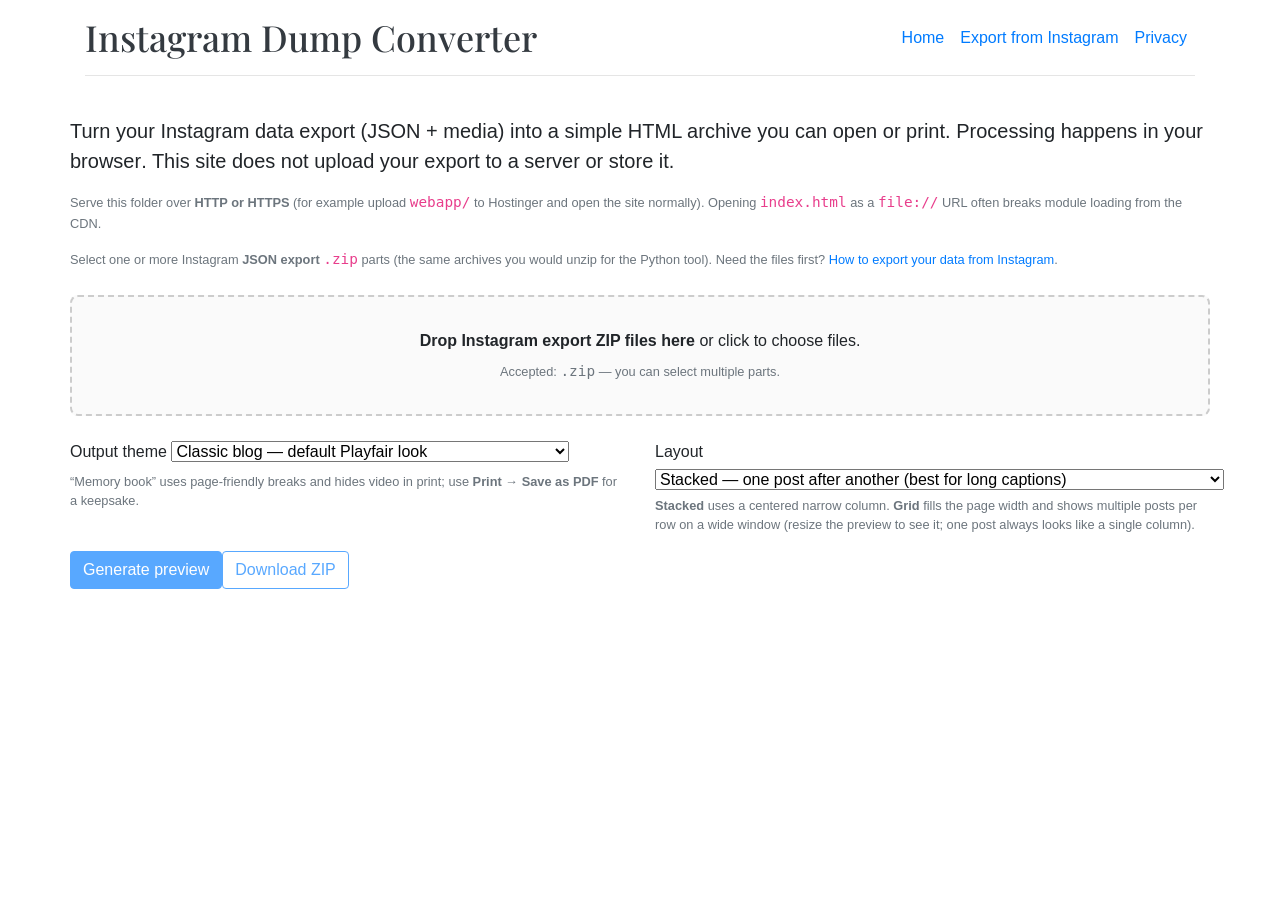
<file: webapp/index.html>
<!doctype html>
<html lang="en">
<head>
  <meta charset="utf-8">
  <meta name="viewport" content="width=device-width, initial-scale=1">
  <meta name="description" content="Convert your Instagram data export to HTML in your browser. No upload to our server.">
  <title>Instagram Dump Converter (browser)</title>
  <link rel="stylesheet" href="assets/css/bootstrap.css">
  <link rel="stylesheet" href="assets/blog.css">
  <link href="https://fonts.googleapis.com/css?family=Playfair+Display:700,900" rel="stylesheet">
  <style>
    .site-nav { border-bottom: 1px solid #e5e5e5; }
    .app-hero { padding: 2rem 0; }
    .drop-zone {
      border: 2px dashed #ccc;
      border-radius: 8px;
      padding: 2rem;
      text-align: center;
      background: #fafafa;
      cursor: pointer;
    }
    .drop-zone.drag { border-color: #0d6efd; background: #f0f7ff; }
    .mono { font-family: ui-monospace, monospace; font-size: 0.9rem; }
  </style>
</head>
<body>
  <div class="container pt-3">
    <header class="site-nav pb-3 mb-2">
      <nav class="d-flex flex-wrap align-items-center justify-content-between gap-2">
        <h1 class="h3 mb-0">
          <a href="index.html" class="text-decoration-none blog-header-logo text-dark">Instagram Dump Converter</a>
        </h1>
        <ul class="nav flex-wrap">
          <li class="nav-item"><a class="nav-link py-1 px-2 fw-semibold" href="index.html" aria-current="page">Home</a></li>
          <li class="nav-item"><a class="nav-link py-1 px-2" href="export-from-instagram.html">Export from Instagram</a></li>
          <li class="nav-item"><a class="nav-link py-1 px-2" href="privacy.html">Privacy</a></li>
        </ul>
      </nav>
    </header>
  </div>
  <div class="container app-hero">
    <p class="lead">
      Turn your <strong>Instagram data export</strong> (JSON + media) into a simple HTML archive you can open or print.
      Processing happens <strong>in your browser</strong>. This site does not upload your export to a server or store it.
    </p>
    <p class="text-muted small">
      Serve this folder over <strong>HTTP or HTTPS</strong> (for example upload <code class="mono">webapp/</code> to Hostinger and open the site normally). Opening <code class="mono">index.html</code> as a <code class="mono">file://</code> URL often breaks module loading from the CDN.
    </p>
    <p class="text-muted small">
      Select one or more Instagram <strong>JSON export</strong> <code class="mono">.zip</code> parts (the same archives you would unzip for the Python tool).
      Need the files first? <a href="export-from-instagram.html">How to export your data from Instagram</a>.
    </p>

    <div id="dropZone" class="drop-zone my-4" tabindex="0" role="button" aria-label="Drop ZIP files here">
      <p class="mb-2"><strong>Drop Instagram export ZIP files here</strong> or click to choose files.</p>
      <p class="mb-0 text-muted small">Accepted: <span class="mono">.zip</span> — you can select multiple parts.</p>
      <input type="file" id="fileInput" multiple accept=".zip,application/zip" class="d-none">
    </div>

    <div id="fileList" class="mb-3 small mono text-muted"></div>

    <div class="row g-3 mb-3">
      <div class="col-md-6">
        <label for="themeSelect" class="form-label mb-1">Output theme</label>
        <select id="themeSelect" class="form-select" aria-describedby="themeHelp">
          <option value="classic" selected>Classic blog — default Playfair look</option>
          <option value="minimal">Minimal — clean sans, editorial</option>
          <option value="memory-book">Memory book — warm paper, print- and PDF-friendly</option>
        </select>
        <p id="themeHelp" class="form-text small text-muted mb-0">
          “Memory book” uses page-friendly breaks and hides video in print; use <strong>Print → Save as PDF</strong> for a keepsake.
        </p>
      </div>
      <div class="col-md-6">
        <label for="layoutSelect" class="form-label mb-1">Layout</label>
        <select id="layoutSelect" class="form-select" aria-describedby="layoutHelp">
          <option value="stacked" selected>Stacked — one post after another (best for long captions)</option>
          <option value="grid">Grid — multi-column on wide screens; collapses to one column when printing</option>
        </select>
        <p id="layoutHelp" class="form-text small text-muted mb-0">
          <strong>Stacked</strong> uses a centered narrow column. <strong>Grid</strong> fills the page width and shows multiple posts per row on a wide window (resize the preview to see it; one post always looks like a single column).
        </p>
      </div>
    </div>

    <div class="d-flex flex-wrap gap-2 mb-3">
      <button type="button" id="btnGenerate" class="btn btn-primary" disabled>Generate preview</button>
      <button type="button" id="btnDownload" class="btn btn-outline-primary" disabled>Download ZIP</button>
    </div>

    <div id="status" class="alert alert-info d-none" role="status"></div>
    <div id="error" class="alert alert-danger d-none" role="alert"></div>
  </div>

  <script type="module" src="app.js"></script>
</body>
</html>
</file>
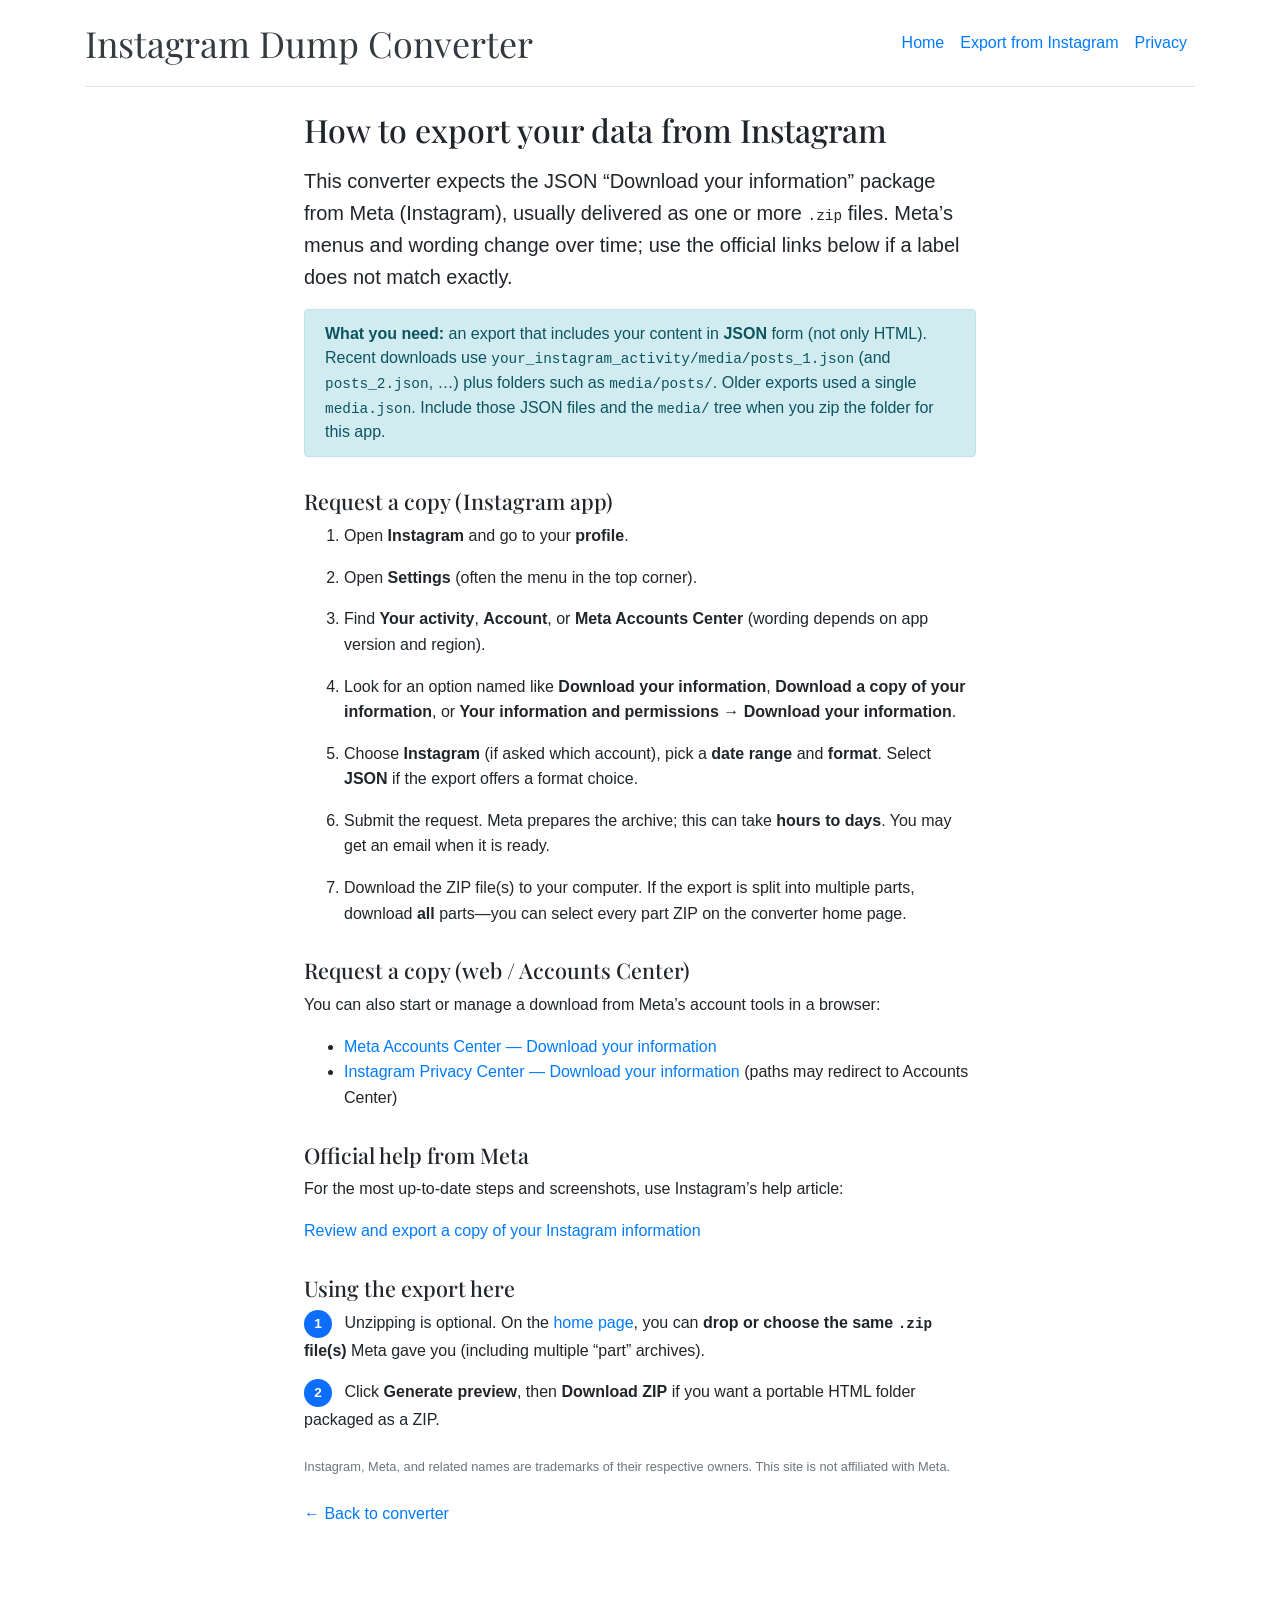
<file: webapp/export-from-instagram.html>
<!doctype html>
<html lang="en">
<head>
  <meta charset="utf-8">
  <meta name="viewport" content="width=device-width, initial-scale=1">
  <meta name="description" content="How to download your Instagram data export for use with Instagram Dump Converter.">
  <title>Export your data from Instagram — Instagram Dump Converter</title>
  <link rel="stylesheet" href="assets/css/bootstrap.css">
  <link rel="stylesheet" href="assets/blog.css">
  <link href="https://fonts.googleapis.com/css?family=Playfair+Display:700,900" rel="stylesheet">
  <style>
    .site-nav { border-bottom: 1px solid #e5e5e5; }
    .prose { max-width: 42rem; }
    .prose h2 { margin-top: 2rem; font-size: 1.35rem; }
    .prose p, .prose li { line-height: 1.6; }
    .mono { font-family: ui-monospace, monospace; font-size: 0.9rem; }
    .step-num {
      display: inline-flex;
      align-items: center;
      justify-content: center;
      width: 1.75rem;
      height: 1.75rem;
      border-radius: 50%;
      background: #0d6efd;
      color: #fff;
      font-size: 0.85rem;
      font-weight: 600;
      margin-right: 0.5rem;
      vertical-align: middle;
    }
  </style>
</head>
<body>
  <div class="container py-3">
    <header class="site-nav pb-3 mb-4">
      <nav class="d-flex flex-wrap align-items-center justify-content-between gap-2">
        <a href="index.html" class="text-decoration-none blog-header-logo text-dark">Instagram Dump Converter</a>
        <ul class="nav flex-wrap">
          <li class="nav-item"><a class="nav-link py-1 px-2" href="index.html">Home</a></li>
          <li class="nav-item"><a class="nav-link py-1 px-2 fw-semibold" href="export-from-instagram.html" aria-current="page">Export from Instagram</a></li>
          <li class="nav-item"><a class="nav-link py-1 px-2" href="privacy.html">Privacy</a></li>
        </ul>
      </nav>
    </header>

    <main class="prose mx-auto pb-5">
      <h1 class="h2 mb-3">How to export your data from Instagram</h1>
      <p class="lead">
        This converter expects the <strong>JSON “Download your information”</strong> package from Meta (Instagram), usually delivered as one or more <span class="mono">.zip</span> files. Meta’s menus and wording change over time; use the official links below if a label does not match exactly.
      </p>

      <div class="alert alert-info" role="note">
        <strong>What you need:</strong> an export that includes your content in <strong>JSON</strong> form (not only HTML). Recent downloads use <span class="mono">your_instagram_activity/media/posts_1.json</span> (and <span class="mono">posts_2.json</span>, …) plus folders such as <span class="mono">media/posts/</span>. Older exports used a single <span class="mono">media.json</span>. Include those JSON files and the <span class="mono">media/</span> tree when you zip the folder for this app.
      </div>

      <h2>Request a copy (Instagram app)</h2>
      <ol class="ps-3">
        <li class="mb-3">
          Open <strong>Instagram</strong> and go to your <strong>profile</strong>.
        </li>
        <li class="mb-3">
          Open <strong>Settings</strong> (often the menu in the top corner).
        </li>
        <li class="mb-3">
          Find <strong>Your activity</strong>, <strong>Account</strong>, or <strong>Meta Accounts Center</strong> (wording depends on app version and region).
        </li>
        <li class="mb-3">
          Look for an option named like <strong>Download your information</strong>, <strong>Download a copy of your information</strong>, or <strong>Your information and permissions</strong> → <strong>Download your information</strong>.
        </li>
        <li class="mb-3">
          Choose <strong>Instagram</strong> (if asked which account), pick a <strong>date range</strong> and <strong>format</strong>. Select <strong>JSON</strong> if the export offers a format choice.
        </li>
        <li class="mb-3">
          Submit the request. Meta prepares the archive; this can take <strong>hours to days</strong>. You may get an email when it is ready.
        </li>
        <li>
          Download the ZIP file(s) to your computer. If the export is split into multiple parts, download <strong>all</strong> parts—you can select every part ZIP on the converter home page.
        </li>
      </ol>

      <h2>Request a copy (web / Accounts Center)</h2>
      <p>
        You can also start or manage a download from Meta’s account tools in a browser:
      </p>
      <ul>
        <li>
          <a href="https://accountscenter.facebook.com/info_and_permissions/dyi" rel="noopener noreferrer">Meta Accounts Center — Download your information</a>
        </li>
        <li>
          <a href="https://privacycenter.instagram.com/dyi/" rel="noopener noreferrer">Instagram Privacy Center — Download your information</a> (paths may redirect to Accounts Center)
        </li>
      </ul>

      <h2>Official help from Meta</h2>
      <p>
        For the most up-to-date steps and screenshots, use Instagram’s help article:
      </p>
      <p>
        <a href="https://help.instagram.com/181231772500920/" rel="noopener noreferrer">Review and export a copy of your Instagram information</a>
      </p>

      <h2>Using the export here</h2>
      <p>
        <span class="step-num">1</span>
        Unzipping is optional. On the <a href="index.html">home page</a>, you can <strong>drop or choose the same <span class="mono">.zip</span> file(s)</strong> Meta gave you (including multiple “part” archives).
      </p>
      <p>
        <span class="step-num">2</span>
        Click <strong>Generate preview</strong>, then <strong>Download ZIP</strong> if you want a portable HTML folder packaged as a ZIP.
      </p>

      <p class="text-muted small mt-4">
        Instagram, Meta, and related names are trademarks of their respective owners. This site is not affiliated with Meta.
      </p>

      <p class="mt-4">
        <a href="index.html">← Back to converter</a>
      </p>
    </main>
  </div>
</body>
</html>
</file>
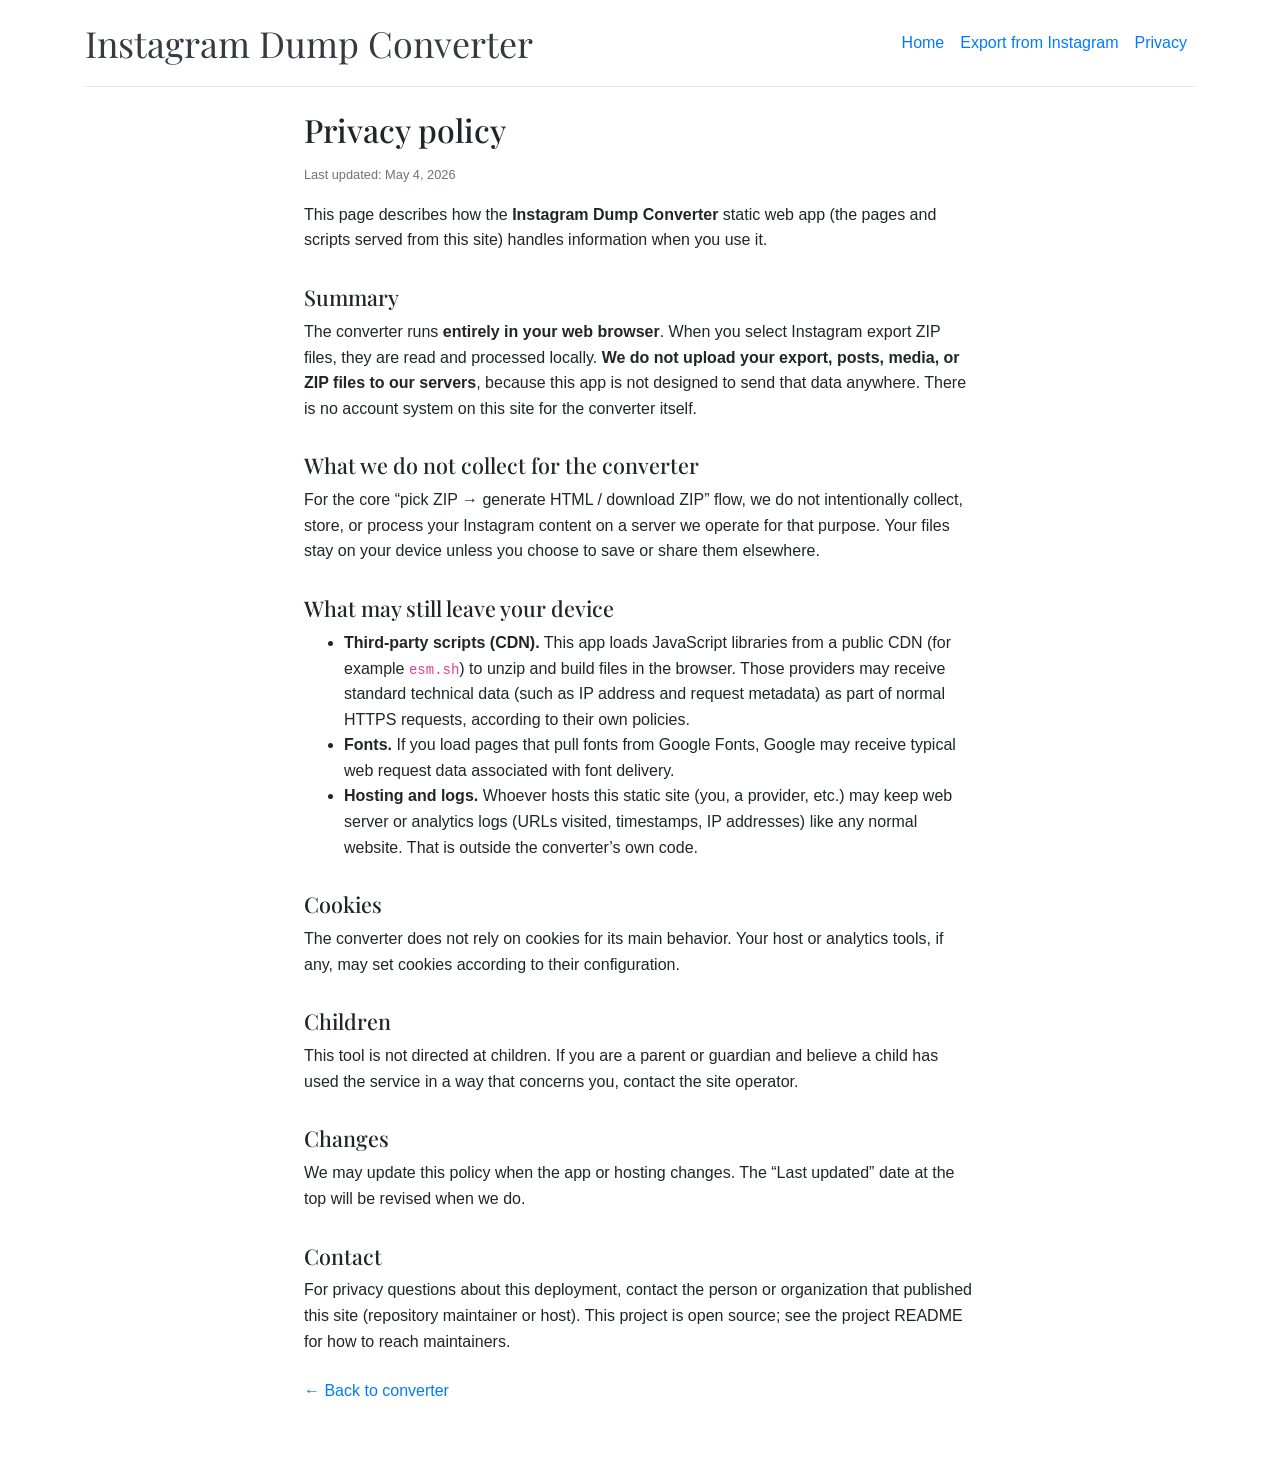
<file: webapp/privacy.html>
<!doctype html>
<html lang="en">
<head>
  <meta charset="utf-8">
  <meta name="viewport" content="width=device-width, initial-scale=1">
  <meta name="description" content="Privacy policy for the Instagram Dump Converter browser web app.">
  <title>Privacy policy — Instagram Dump Converter</title>
  <link rel="stylesheet" href="assets/css/bootstrap.css">
  <link rel="stylesheet" href="assets/blog.css">
  <link href="https://fonts.googleapis.com/css?family=Playfair+Display:700,900" rel="stylesheet">
  <style>
    .site-nav { border-bottom: 1px solid #e5e5e5; }
    .prose { max-width: 42rem; }
    .prose h2 { margin-top: 2rem; font-size: 1.35rem; }
    .prose p, .prose li { line-height: 1.6; }
  </style>
</head>
<body>
  <div class="container py-3">
    <header class="site-nav pb-3 mb-4">
      <nav class="d-flex flex-wrap align-items-center justify-content-between gap-2">
        <a href="index.html" class="text-decoration-none blog-header-logo text-dark">Instagram Dump Converter</a>
        <ul class="nav flex-wrap">
          <li class="nav-item"><a class="nav-link py-1 px-2" href="index.html">Home</a></li>
          <li class="nav-item"><a class="nav-link py-1 px-2" href="export-from-instagram.html">Export from Instagram</a></li>
          <li class="nav-item"><a class="nav-link py-1 px-2 fw-semibold" href="privacy.html" aria-current="page">Privacy</a></li>
        </ul>
      </nav>
    </header>

    <main class="prose mx-auto pb-5">
      <h1 class="h2 mb-3">Privacy policy</h1>
      <p class="text-muted small">Last updated: May 4, 2026</p>

      <p>
        This page describes how the <strong>Instagram Dump Converter</strong> static web app (the pages and scripts served from this site) handles information when you use it.
      </p>

      <h2>Summary</h2>
      <p>
        The converter runs <strong>entirely in your web browser</strong>. When you select Instagram export ZIP files, they are read and processed locally. <strong>We do not upload your export, posts, media, or ZIP files to our servers</strong>, because this app is not designed to send that data anywhere. There is no account system on this site for the converter itself.
      </p>

      <h2>What we do not collect for the converter</h2>
      <p>
        For the core “pick ZIP → generate HTML / download ZIP” flow, we do not intentionally collect, store, or process your Instagram content on a server we operate for that purpose. Your files stay on your device unless you choose to save or share them elsewhere.
      </p>

      <h2>What may still leave your device</h2>
      <ul>
        <li>
          <strong>Third-party scripts (CDN).</strong> This app loads JavaScript libraries from a public CDN (for example <code>esm.sh</code>) to unzip and build files in the browser. Those providers may receive standard technical data (such as IP address and request metadata) as part of normal HTTPS requests, according to their own policies.
        </li>
        <li>
          <strong>Fonts.</strong> If you load pages that pull fonts from Google Fonts, Google may receive typical web request data associated with font delivery.
        </li>
        <li>
          <strong>Hosting and logs.</strong> Whoever hosts this static site (you, a provider, etc.) may keep web server or analytics logs (URLs visited, timestamps, IP addresses) like any normal website. That is outside the converter’s own code.
        </li>
      </ul>

      <h2>Cookies</h2>
      <p>
        The converter does not rely on cookies for its main behavior. Your host or analytics tools, if any, may set cookies according to their configuration.
      </p>

      <h2>Children</h2>
      <p>
        This tool is not directed at children. If you are a parent or guardian and believe a child has used the service in a way that concerns you, contact the site operator.
      </p>

      <h2>Changes</h2>
      <p>
        We may update this policy when the app or hosting changes. The “Last updated” date at the top will be revised when we do.
      </p>

      <h2>Contact</h2>
      <p>
        For privacy questions about this deployment, contact the person or organization that published this site (repository maintainer or host). This project is open source; see the project README for how to reach maintainers.
      </p>

      <p class="mt-4">
        <a href="index.html">← Back to converter</a>
      </p>
    </main>
  </div>
</body>
</html>
</file>
<file: webapp/assets/blog.css>
/* stylelint-disable selector-list-comma-newline-after */

.blog-header {
  line-height: 1;
  border-bottom: 1px solid #e5e5e5;
}

.blog-header-logo {
  font-family: "Playfair Display", Georgia, "Times New Roman", serif;
  font-size: 2.25rem;
}

.blog-header-logo:hover {
  text-decoration: none;
}

h1, h2, h3, h4, h5, h6 {
  font-family: "Playfair Display", Georgia, "Times New Roman", serif;
}

.display-4 {
  font-size: 2.5rem;
}
@media (min-width: 768px) {
  .display-4 {
    font-size: 3rem;
  }
}

.nav-scroller {
  position: relative;
  z-index: 2;
  height: 2.75rem;
  overflow-y: hidden;
}

.nav-scroller .nav {
  display: -ms-flexbox;
  display: flex;
  -ms-flex-wrap: nowrap;
  flex-wrap: nowrap;
  padding-bottom: 1rem;
  margin-top: -1px;
  overflow-x: auto;
  text-align: center;
  white-space: nowrap;
  -webkit-overflow-scrolling: touch;
}

.nav-scroller .nav-link {
  padding-top: .75rem;
  padding-bottom: .75rem;
  font-size: .875rem;
}

.card-img-right {
  height: 100%;
  border-radius: 0 3px 3px 0;
}

.flex-auto {
  -ms-flex: 0 0 auto;
  flex: 0 0 auto;
}

.h-250 { height: 250px; }
@media (min-width: 768px) {
  .h-md-250 { height: 250px; }
}

/* Pagination */
.blog-pagination {
  margin-bottom: 4rem;
}
.blog-pagination > .btn {
  border-radius: 2rem;
}

/*
 * Post layout: stacked = single narrow column; grid = responsive columns (clear on wide viewports).
 */
.posts-layout {
  width: 100%;
}

.posts-layout--stacked {
  max-width: 40rem;
  margin-left: auto;
  margin-right: auto;
}

.posts-layout--grid {
  display: grid;
  grid-template-columns: repeat(auto-fit, minmax(17rem, 1fr));
  gap: 1.5rem 1.25rem;
  align-items: start;
}

.posts-layout--grid .blog-post {
  margin-bottom: 0;
  min-width: 0;
}

/*
 * Blog posts
 */
.blog-post {
  margin-bottom: 4rem;
}
.blog-post-title {
  margin-bottom: .25rem;
  font-size: 2.5rem;
}
.blog-post-meta {
  margin-bottom: 1.25rem;
  color: #999;
}

/*
 * Footer
 */
.blog-footer {
  padding: 2.5rem 0;
  color: #999;
  text-align: center;
  background-color: #f9f9f9;
  border-top: .05rem solid #e5e5e5;
}
.blog-footer p:last-child {
  margin-bottom: 0;
}

/*
 * Keep photos and videos within the viewport (browser preview + exported HTML).
 */
.blog-post img.img-fluid,
.blog-post img {
  display: block;
  margin-left: auto;
  margin-right: auto;
  max-width: 100%;
  width: auto;
  height: auto;
  max-height: min(68vh, 42rem);
  object-fit: contain;
}

.blog-post .embed-responsive {
  max-height: min(58vh, 36rem);
}

.blog-post .embed-responsive video {
  max-height: 100%;
  width: 100%;
}
</file>
